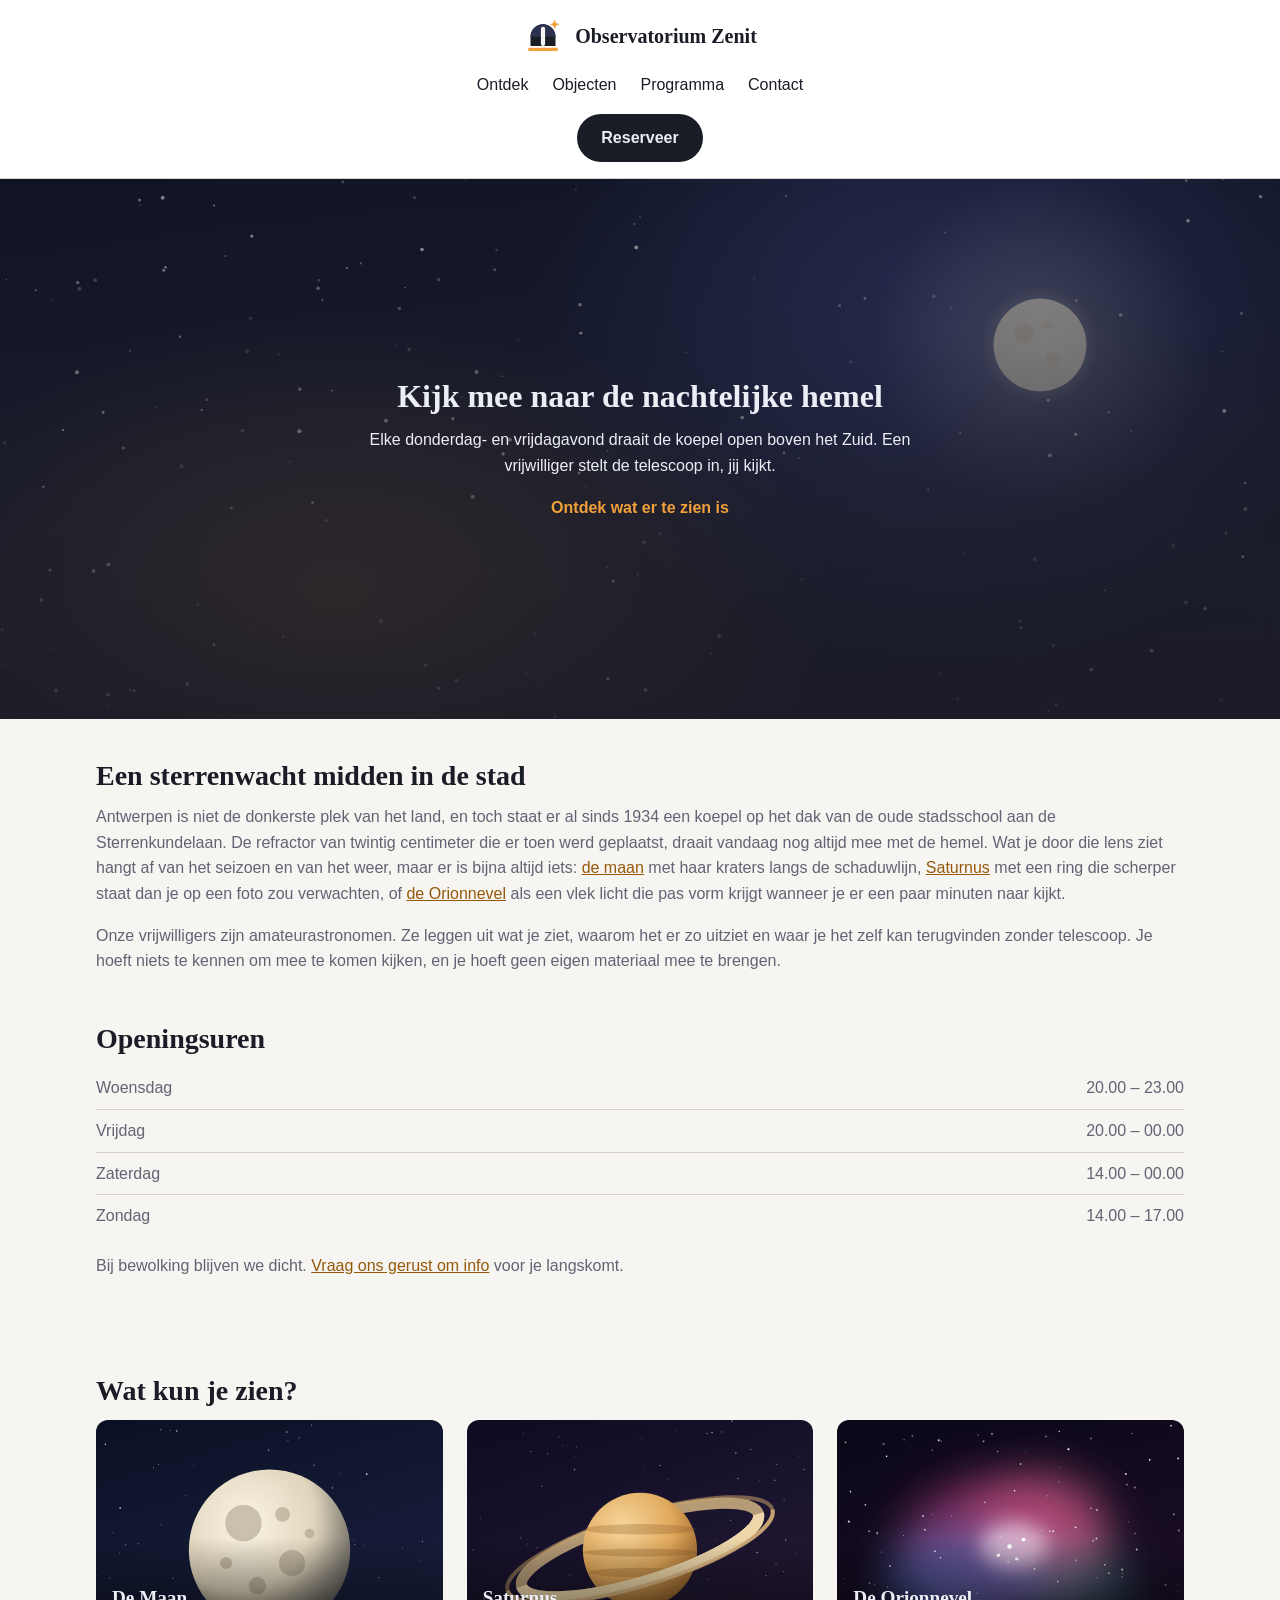
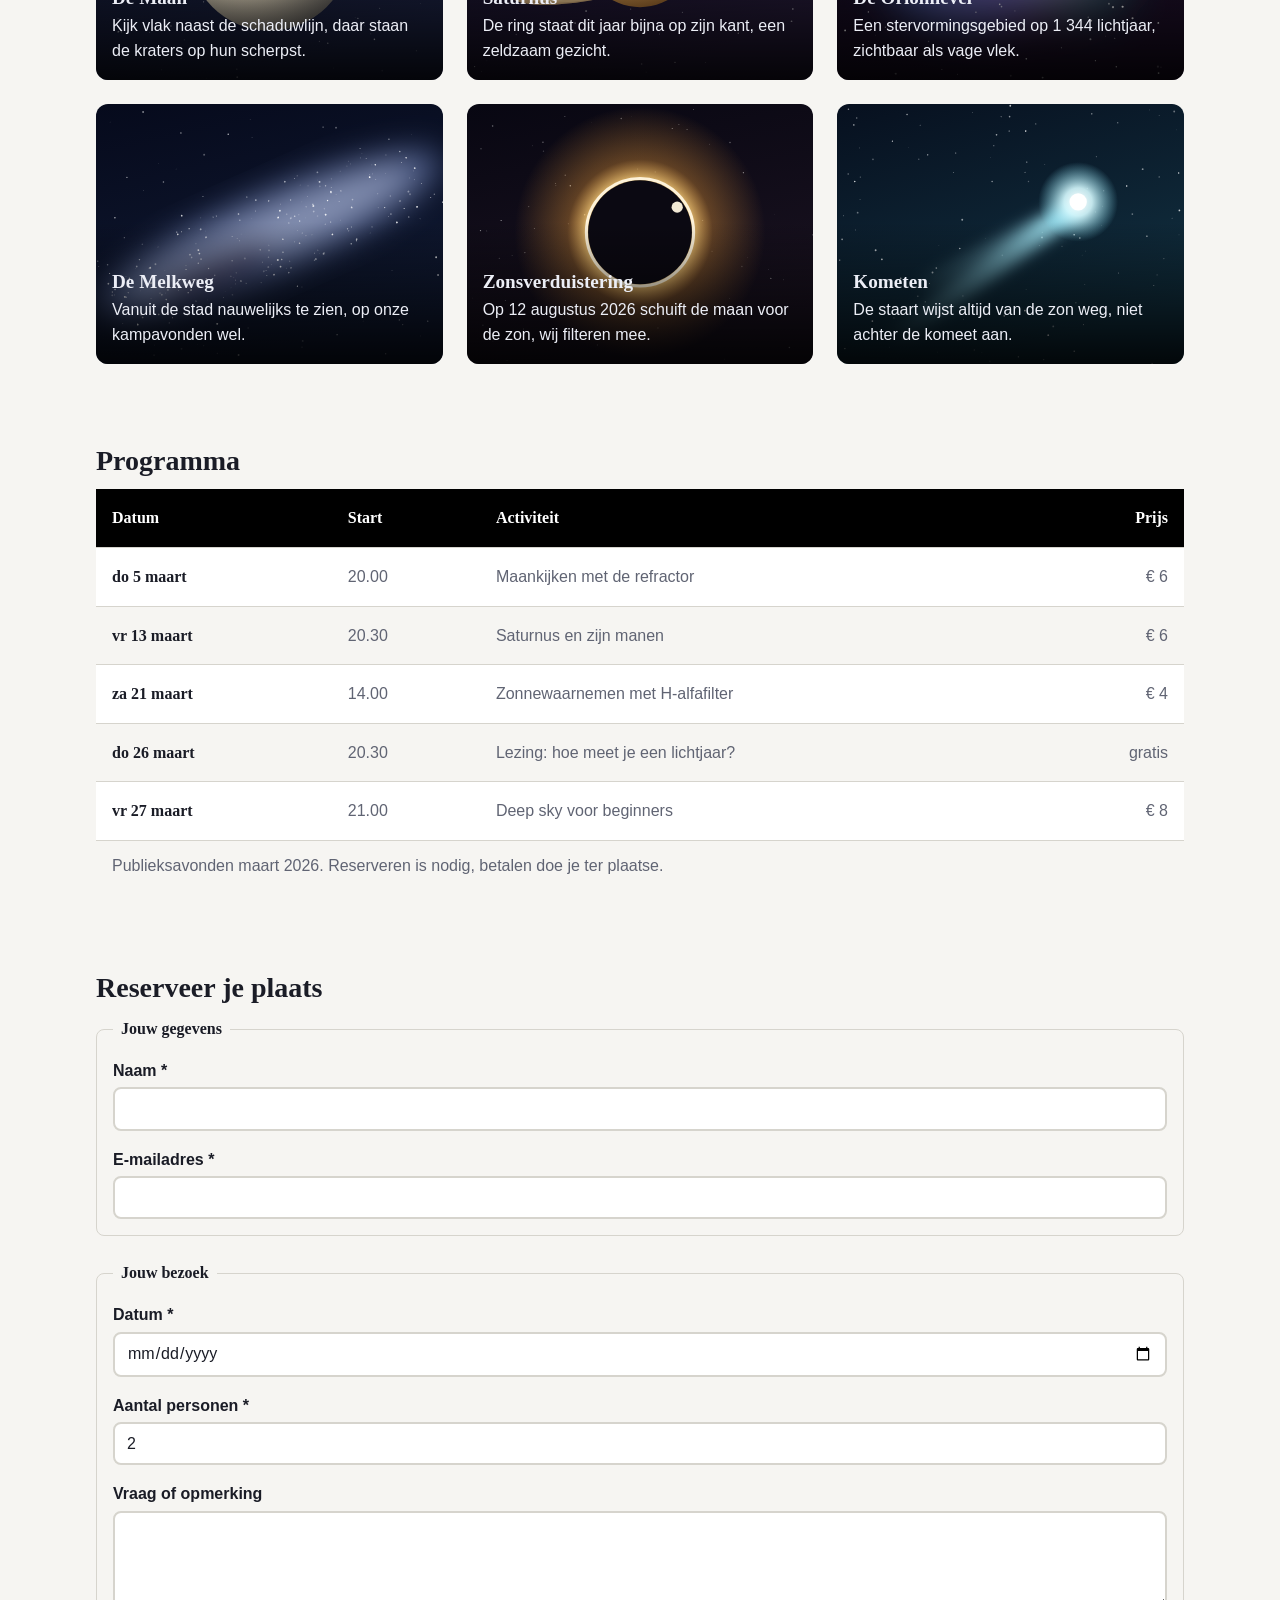
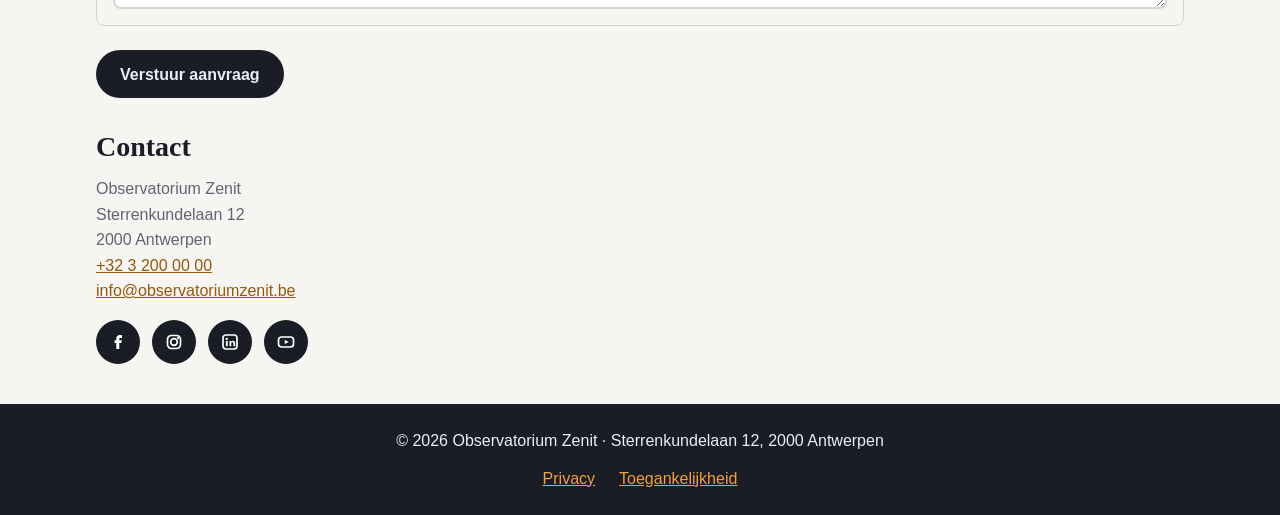
<file: observatory/startbestanden/index.html>
<!doctype html>
<html lang="nl-BE">
  <head>
    <meta charset="UTF-8" />
    <meta name="viewport" content="width=device-width, initial-scale=1.0" />
    <title>Observatory</title>
    <link rel="stylesheet" href="css/normalize.css" />
    <link rel="stylesheet" href="css/style.css" />
  </head>
  <body>
    <header class="site-header">
      <a class="logo" href="index.html">
        <img src="assets/logo.svg" alt="" />
        <span>Observatorium Zenit</span>
      </a>
      <nav class="main-nav" aria-label="Hoofdmenu">
        <ul>
          <li><a href="#discover">Ontdek</a></li>
          <li><a href="#objects">Objecten</a></li>
          <li><a href="#programme">Programma</a></li>
          <li><a href="#contact">Contact</a></li>
        </ul>
      </nav>
      <a class="button" href="#contact">Reserveer</a>
    </header>

    <section id="hero">
      <h1>Kijk mee naar de nachtelijke hemel</h1>
      <p>
        Elke donderdag- en vrijdagavond draait de koepel open boven het Zuid.
        Een vrijwilliger stelt de telescoop in, jij kijkt.
      </p>
      <a class="hero-link" href="#discover">Ontdek wat er te zien is</a>
    </section>

    <main>
      <section id="discover" class="discover">
        <article>
          <h2>Een sterrenwacht midden in de stad</h2>
          <p>
            Antwerpen is niet de donkerste plek van het land, en toch staat er
            al sinds 1934 een koepel op het dak van de oude stadsschool aan de
            Sterrenkundelaan. De refractor van twintig centimeter die er toen
            werd geplaatst, draait vandaag nog altijd mee met de hemel. Wat je
            door die lens ziet hangt af van het seizoen en van het weer, maar er
            is bijna altijd iets: <a href="#objects">de maan</a> met haar
            kraters langs de schaduwlijn, <a href="#objects">Saturnus</a> met
            een ring die scherper staat dan je op een foto zou verwachten, of
            <a href="#objects">de Orionnevel</a> als een vlek licht die pas vorm
            krijgt wanneer je er een paar minuten naar kijkt.
          </p>
          <p>
            Onze vrijwilligers zijn amateurastronomen. Ze leggen uit wat je
            ziet, waarom het er zo uitziet en waar je het zelf kan terugvinden
            zonder telescoop. Je hoeft niets te kennen om mee te komen kijken,
            en je hoeft geen eigen materiaal mee te brengen.
          </p>
        </article>

        <aside aria-labelledby="hours-title">
          <h2 id="hours-title">Openingsuren</h2>
          <ul class="hours">
            <li><span>Woensdag</span> <span>20.00 &ndash; 23.00</span></li>
            <li><span>Vrijdag</span> <span>20.00 &ndash; 00.00</span></li>
            <li><span>Zaterdag</span> <span>14.00 &ndash; 00.00</span></li>
            <li><span>Zondag</span> <span>14.00 &ndash; 17.00</span></li>
          </ul>
          <p>
            Bij bewolking blijven we dicht.
            <a href="#contact">Vraag ons gerust om info</a> voor je langskomt.
          </p>
        </aside>
      </section>

      <section id="objects">
        <h2>Wat kun je zien?</h2>
        <ul class="object-grid">
          <li class="object-card">
            <a href="#programme">
              <figure>
                <img
                  src="assets/object-moon.svg"
                  alt="De Maan met zichtbare kraters"
                  width="800"
                  height="600"
                />
                <figcaption>
                  <h3>De Maan</h3>
                  <p>
                    Kijk vlak naast de schaduwlijn, daar staan de kraters op hun
                    scherpst.
                  </p>
                </figcaption>
              </figure>
            </a>
          </li>
          <li class="object-card">
            <a href="#programme">
              <figure>
                <img
                  src="./assets/object-saturn.svg"
                  alt="Saturnus met zijn ring"
                  width="800"
                  height="600"
                />
                <figcaption>
                  <h3>Saturnus</h3>
                  <p>
                    De ring staat dit jaar bijna op zijn kant, een zeldzaam
                    gezicht.
                  </p>
                </figcaption>
              </figure>
            </a>
          </li>
          <li class="object-card">
            <a href="#programme">
              <figure>
                <img
                  src="./assets/object-orion.svg"
                  alt="De Orionnevel als gekleurde gaswolk"
                  width="800"
                  height="600"
                />
                <figcaption>
                  <h3>De Orionnevel</h3>
                  <p>
                    Een stervormingsgebied op 1&nbsp;344 lichtjaar, zichtbaar
                    als vage vlek.
                  </p>
                </figcaption>
              </figure>
            </a>
          </li>
          <li class="object-card">
            <a href="#programme">
              <figure>
                <img
                  src="./assets/object-milky-way.svg"
                  alt="De Melkweg als band van sterren over de nachthemel"
                  width="800"
                  height="600"
                />
                <figcaption>
                  <h3>De Melkweg</h3>
                  <p>
                    Vanuit de stad nauwelijks te zien, op onze kampavonden wel.
                  </p>
                </figcaption>
              </figure>
            </a>
          </li>
          <li class="object-card">
            <a href="#programme">
              <figure>
                <img
                  src="./assets/object-eclipse.svg"
                  alt="Zonsverduistering waarbij de maan voor de zon schuift"
                  width="800"
                  height="600"
                />
                <figcaption>
                  <h3>Zonsverduistering</h3>
                  <p>
                    Op 12 augustus 2026 schuift de maan voor de zon, wij
                    filteren mee.
                  </p>
                </figcaption>
              </figure>
            </a>
          </li>
          <li class="object-card">
            <a href="#programme">
              <figure>
                <img
                  src="./assets/object-comet.svg"
                  alt="Een komeet met een lange staart"
                  width="800"
                  height="600"
                />
                <figcaption>
                  <h3>Kometen</h3>
                  <p>
                    De staart wijst altijd van de zon weg, niet achter de komeet
                    aan.
                  </p>
                </figcaption>
              </figure>
            </a>
          </li>
        </ul>
      </section>

      <section id="programme">
        <h2>Programma</h2>
        <div class="table-scroll">
          <table>
            <caption>
              Publieksavonden maart 2026. Reserveren is nodig, betalen doe je
              ter plaatse.
            </caption>
            <thead>
              <tr>
                <th scope="col">Datum</th>
                <th scope="col">Start</th>
                <th scope="col">Activiteit</th>
                <th scope="col">Prijs</th>
              </tr>
            </thead>
            <tbody>
              <tr>
                <th scope="row">do 5 maart</th>
                <td>20.00</td>
                <td>Maankijken met de refractor</td>
                <td>&euro;&nbsp;6</td>
              </tr>
              <tr>
                <th scope="row">vr 13 maart</th>
                <td>20.30</td>
                <td>Saturnus en zijn manen</td>
                <td>&euro;&nbsp;6</td>
              </tr>
              <tr>
                <th scope="row">za 21 maart</th>
                <td>14.00</td>
                <td>Zonnewaarnemen met H-alfafilter</td>
                <td>&euro;&nbsp;4</td>
              </tr>
              <tr>
                <th scope="row">do 26 maart</th>
                <td>20.30</td>
                <td>Lezing: hoe meet je een lichtjaar?</td>
                <td>gratis</td>
              </tr>
              <tr>
                <th scope="row">vr 27 maart</th>
                <td>21.00</td>
                <td>Deep sky voor beginners</td>
                <td>&euro;&nbsp;8</td>
              </tr>
            </tbody>
          </table>
        </div>
      </section>

      <section id="contact" class="contact">
        <article>
          <h2>Reserveer je plaats</h2>
          <form action="#" method="post">
            <fieldset>
              <legend>Jouw gegevens</legend>
              <div class="field">
                <label for="name">Naam</label>
                <input
                  type="text"
                  id="name"
                  name="name"
                  autocomplete="name"
                  required
                />
              </div>
              <div class="field">
                <label for="email">E-mailadres</label>
                <input
                  type="email"
                  id="email"
                  name="email"
                  autocomplete="email"
                  required
                />
              </div>
            </fieldset>
            <fieldset>
              <legend>Jouw bezoek</legend>
              <div class="field">
                <label for="date">Datum</label>
                <input type="date" id="date" name="date" required />
              </div>
              <div class="field">
                <label for="guests">Aantal personen</label>
                <input
                  type="number"
                  id="guests"
                  name="guests"
                  min="1"
                  max="8"
                  value="2"
                  required
                />
              </div>
              <div class="field">
                <label for="message">Vraag of opmerking</label>
                <textarea id="message" name="message" rows="4"></textarea>
              </div>
            </fieldset>
            <button type="submit" class="button">Verstuur aanvraag</button>
          </form>
        </article>

        <aside aria-labelledby="contact-title">
          <h2 id="contact-title">Contact</h2>
          <address>
            Observatorium Zenit<br />
            Sterrenkundelaan 12<br />
            2000 Antwerpen<br />
            <a href="tel:+3232000000">+32 3 200 00 00</a><br />
            <a href="mailto:info@observatoriumzenit.be"
              >info@observatoriumzenit.be</a
            >
          </address>
          <ul class="social">
            <li>
              <a href="#"
                ><img
                  src="./assets/icon-facebook.svg"
                  alt="Facebook"
                  width="48"
                  height="48"
              /></a>
            </li>
            <li>
              <a href="#"
                ><img
                  src="./assets/icon-instagram.svg"
                  alt="Instagram"
                  width="48"
                  height="48"
              /></a>
            </li>
            <li>
              <a href="#"
                ><img
                  src="./assets/icon-linkedin.svg"
                  alt="LinkedIn"
                  width="48"
                  height="48"
              /></a>
            </li>
            <li>
              <a href="#"
                ><img
                  src="./assets/icon-youtube.svg"
                  alt="YouTube"
                  width="48"
                  height="48"
              /></a>
            </li>
          </ul>
        </aside>
      </section>
    </main>

    <footer class="site-footer">
      <p>
        &copy; 2026 Observatorium Zenit &middot; Sterrenkundelaan 12, 2000
        Antwerpen
      </p>
      <nav aria-label="Voettekst">
        <ul>
          <li><a href="#">Privacy</a></li>
          <li><a href="#">Toegankelijkheid</a></li>
        </ul>
      </nav>
    </footer>
  </body>
</html>
</file>
<file: observatory/startbestanden/css/style.css>
:root {
  --color-surface: rgb(246, 245, 242);
  --color-card: rgb(255, 255, 255);
  --color-ink: rgb(26, 28, 38);
  --color-muted: rgb(96, 100, 115);
  --color-line: rgb(214, 212, 205);
  --color-on-dark: rgb(236, 238, 246);
  --color-accent: rgb(242, 160, 58);
  --color-accent-dark: rgb(150, 88, 10);
  --color-valid: rgb(42, 132, 72);
  --color-invalid: rgb(178, 48, 48);

  --font-heading: Georgia, "Times New Roman", serif;
  --font-body: "Helvetica Neue", Arial, sans-serif;
}

body {
  min-height: 100vh;
  display: grid;
  grid-template-columns: 1fr;
  grid-template-rows: auto auto 1fr auto;
  grid-template-areas:
    "header"
    "hero"
    "main"
    "footer";

  background: var(--color-surface);
  color: var(--color-muted);
  font-family: var(--font-body);
  line-height: 1.6;
}

h1,
h2,
h3,
legend,
thead,
th {
  font-family: var(--font-heading);
}

h1,
h2,
h3 {
  color: var(--color-ink);
  line-height: 1.2;
  margin: 0 0 0.75rem;
}

h2 {
  font-size: 1.75rem;
}

h3 {
  font-size: 1.2rem;
}

p {
  margin: 0 0 1rem;
}

a {
  color: var(--color-accent-dark);
}

img {
  max-width: 100%;
  height: auto;
}

ul {
  list-style: none;
  margin: 0;
  padding: 0;
}

.button {
  display: inline-block;
  padding: 0.7rem 1.5rem;
  background: var(--color-ink);
  color: var(--color-on-dark);
  font: inherit;
  font-weight: 700;
  text-decoration: none;
  border: 0;
  border-radius: 999px;
  cursor: pointer;
  transition:
    background-color 0.2s,
    transform 0.2s;
}

.site-header {
  grid-area: header;
  display: flex;
  flex-direction: column;
  align-items: center;
  gap: 1rem;
  padding: 1rem;
  background: var(--color-card);
  border-bottom: 1px solid var(--color-line);
}

.logo {
  display: flex;
  align-items: center;
  gap: 0.75rem;
  color: var(--color-ink);
  font-family: var(--font-heading);
  font-size: 1.25rem;
  font-weight: 700;
  text-decoration: none;
}

.logo img {
  width: 2.5rem;
  height: 2.5rem;
}

.main-nav ul {
  display: flex;
  flex-wrap: wrap;
  justify-content: center;
  gap: 0.5rem 1.5rem;
}

.main-nav a {
  color: var(--color-ink);
  text-decoration: none;
}

#hero {
  grid-area: hero;
  min-height: 60vh;
  display: flex;
  flex-direction: column;
  align-items: center;
  justify-content: center;
  padding: 3rem 1rem;
  text-align: center;
  color: var(--color-on-dark);
  background-color: var(--color-ink);
  background-image:
    linear-gradient(rgba(26, 28, 38, 0.45), rgba(26, 28, 38, 0.85)),
    url("../assets/hero-night-sky.svg");
  background-size: cover;
  background-position: center;
  background-repeat: no-repeat;
}

#hero h1 {
  font-size: 2rem;
  color: var(--color-on-dark);
}

#hero p {
  max-width: 38rem;
}

.hero-link {
  color: var(--color-accent);
  font-weight: 700;
  text-decoration: none;
}

.hero-link::after {
  display: block;
  font-size: 1.5rem;
}

main {
  grid-area: main;
  min-width: 0;
  display: flex;
  flex-direction: column;
  align-items: center;
}

main > section {
  padding: 2.5rem 1rem;
  max-width: 70rem;
  width: 100%;
}

.discover,
.contact {
  display: flex;
  flex-direction: column;
  gap: 2rem;
}

.hours {
  margin-bottom: 1rem;
}

.hours li {
  display: flex;
  justify-content: space-between;
  gap: 1rem;
  padding: 0.5rem 0;
  border-bottom: 1px solid var(--color-line);
}

.hours li:last-child {
  border-bottom: 0;
}

.object-grid {
  display: grid;
  grid-template-columns: repeat(auto-fit, minmax(18rem, 1fr));
  gap: 1.5rem;
}

.object-card a {
  display: block;
  text-decoration: none;
}

.object-card figure {
  display: grid;
  margin: 0;
  overflow: hidden;
  border-radius: 0.75rem;
}

.object-card img,
.object-card figcaption {
  grid-area: 1 / 1;
}

.object-card img {
  width: 100%;
  height: auto;
}

.object-card figcaption {
  align-self: end;
  padding: 3rem 1rem 1rem;
  color: var(--color-on-dark);
  background: linear-gradient(to bottom, rgba(0, 0, 0, 0), rgba(0, 0, 0, 0.85));
}

.object-card figcaption h3 {
  color: var(--color-on-dark);
  margin-bottom: 0.25rem;
}

.object-card figcaption p {
  margin: 0;
}
#programme {
  caption-side: bottom;
  tbody tr:nth-child(odd) {
    background: #fff;
  }
  thead th {
    background: #000;
    color: #fff;
  }

  .table-scroll {
    overflow-x: auto;
  }

  table {
    min-width: 34rem;
    border-collapse: collapse;
  }
  td,
  th {
    padding: 1rem;
  }
}

.object-card figcaption h3 {
  color: var(--color-on-dark);
  margin-bottom: 0.25rem;
}
 
.object-card figcaption p {
  margin: 0;
}
 
.table-scroll {
  overflow-x: auto;
}
 
table {
  width: 100%;
  min-width: 34rem;
  border-collapse: collapse;
}
 
th,
td {
  padding: 0.75rem 1rem;
  text-align: left;
  border-bottom: 1px solid var(--color-line);
}
 
thead th {
  background: var(--color-ink);
  color: var(--color-on-dark);
}
 
tbody th {
  color: var(--color-ink);
}
 
tbody tr:nth-child(odd) {
  background: var(--color-card);
}
 
th:last-child,
td:last-child {
  text-align: right;
}
 
caption {
  caption-side: bottom;
  padding: 0.75rem 1rem;
  text-align: left;
}
 
form {
  display: grid;
  gap: 1.5rem;
}
 
fieldset {
  display: grid;
  gap: 1rem;
  margin: 0;
  padding: 1rem;
  border: 1px solid var(--color-line);
  border-radius: 0.5rem;
}
 
legend {
  padding: 0 0.5rem;
  color: var(--color-ink);
  font-weight: 700;
}
 
.field {
  display: grid;
  gap: 0.25rem;
}
 
.field label {
  color: var(--color-ink);
  font-weight: 600;
}
 
.field:has(:required) label::after {
  content: " *";
}
 
input,
textarea {
  width: 100%;
  padding: 0.65rem 0.75rem;
  color: var(--color-ink);
  background: var(--color-card);
  border: 2px solid var(--color-line);
  border-radius: 0.5rem;
}
 
input:focus,
textarea:focus {
  outline: 3px solid var(--color-accent);
}
 
input:user-valid,
textarea:user-valid {
  border-color: var(--color-valid);
}
 
input:user-invalid,
textarea:user-invalid {
  border-color: var(--color-invalid);
}
 
form .button {
  justify-self: start;
}
 
address {
  font-style: normal;
  margin-bottom: 1rem;
}
 
.social {
  display: flex;
  gap: 0.75rem;
}
 
.social a {
  display: flex;
  align-items: center;
  justify-content: center;
  width: 2.75rem;
  height: 2.75rem;
  background: var(--color-ink);
  border-radius: 50%;
}
 
.social img {
  width: 1.5rem;
  height: 1.5rem;
}
 
.site-footer {
  grid-area: footer;
  display: flex;
  flex-direction: column;
  align-items: center;
  gap: 0.75rem;
  padding: 1.5rem 1rem;
  background: var(--color-ink);
  color: var(--color-on-dark);
  text-align: center;
}
 
.site-footer p {
  margin: 0;
}
 
.site-footer ul {
  display: flex;
  gap: 1.5rem;
}
 
.site-footer a {
  color: var(--color-accent);
}
</file>
